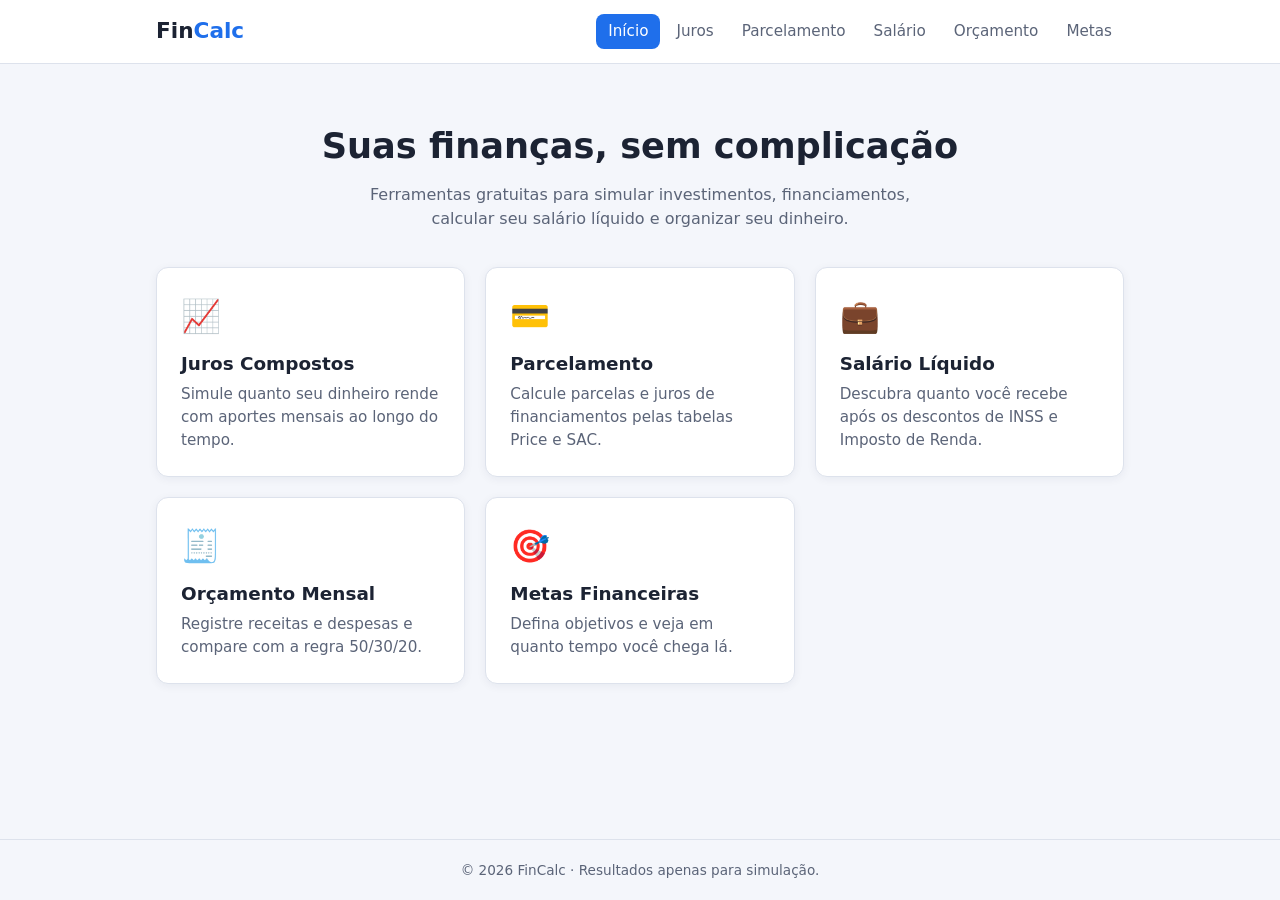
<file: index.html>
<!DOCTYPE html>
<html lang="pt-BR">
<head>
  <meta charset="UTF-8">
  <meta name="viewport" content="width=device-width, initial-scale=1.0">
  <title>FinCalc — Calculadoras Financeiras</title>
  <link rel="stylesheet" href="css/style.css">
</head>
<body data-page="home">
  <header class="header">
    <div class="container">
      <a href="index.html" class="logo">Fin<span>Calc</span></a>
      <nav class="nav">
        <a href="index.html">Início</a>
        <a href="calculadora.html">Juros</a>
        <a href="parcelamento.html">Parcelamento</a>
        <a href="salario.html">Salário</a>
        <a href="orcamento.html">Orçamento</a>
        <a href="metas.html">Metas</a>
      </nav>
    </div>
  </header>

  <main>
    <div class="container">
      <section class="hero">
        <h1>Suas finanças, sem complicação</h1>
        <p>Ferramentas gratuitas para simular investimentos, financiamentos, calcular seu salário líquido e organizar seu dinheiro.</p>
      </section>

      <section class="tools">
        <a href="calculadora.html" class="card tool-card">
          <div class="icon">📈</div>
          <h2>Juros Compostos</h2>
          <p>Simule quanto seu dinheiro rende com aportes mensais ao longo do tempo.</p>
        </a>
        <a href="parcelamento.html" class="card tool-card">
          <div class="icon">💳</div>
          <h2>Parcelamento</h2>
          <p>Calcule parcelas e juros de financiamentos pelas tabelas Price e SAC.</p>
        </a>
        <a href="salario.html" class="card tool-card">
          <div class="icon">💼</div>
          <h2>Salário Líquido</h2>
          <p>Descubra quanto você recebe após os descontos de INSS e Imposto de Renda.</p>
        </a>
        <a href="orcamento.html" class="card tool-card">
          <div class="icon">🧾</div>
          <h2>Orçamento Mensal</h2>
          <p>Registre receitas e despesas e compare com a regra 50/30/20.</p>
        </a>
        <a href="metas.html" class="card tool-card">
          <div class="icon">🎯</div>
          <h2>Metas Financeiras</h2>
          <p>Defina objetivos e veja em quanto tempo você chega lá.</p>
        </a>
      </section>
    </div>
  </main>

  <footer class="footer">
    <div class="container">© <span id="ano"></span> FinCalc · Resultados apenas para simulação.</div>
  </footer>

  <script src="js/app.js"></script>
</body>
</html>
</file>
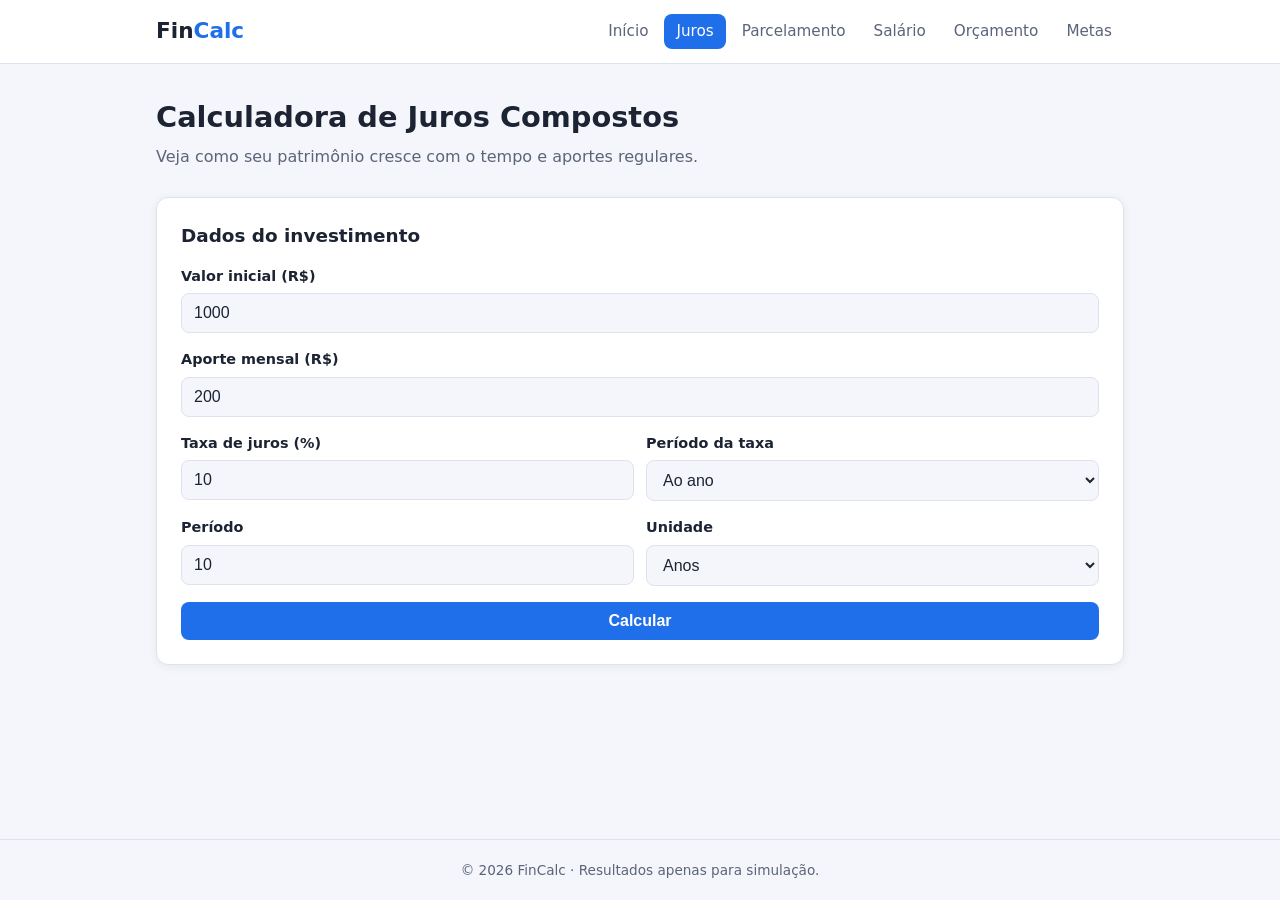
<file: calculadora.html>
<!DOCTYPE html>
<html lang="pt-BR">
<head>
  <meta charset="UTF-8">
  <meta name="viewport" content="width=device-width, initial-scale=1.0">
  <title>Juros Compostos — FinCalc</title>
  <link rel="stylesheet" href="css/style.css">
</head>
<body data-page="calculadora">
  <header class="header">
    <div class="container">
      <a href="index.html" class="logo">Fin<span>Calc</span></a>
      <nav class="nav">
        <a href="index.html">Início</a>
        <a href="calculadora.html">Juros</a>
        <a href="parcelamento.html">Parcelamento</a>
        <a href="salario.html">Salário</a>
        <a href="orcamento.html">Orçamento</a>
        <a href="metas.html">Metas</a>
      </nav>
    </div>
  </header>

  <main>
    <div class="container">
      <h1 class="page-title">Calculadora de Juros Compostos</h1>
      <p class="page-subtitle">Veja como seu patrimônio cresce com o tempo e aportes regulares.</p>

      <div class="grid-2">
        <form id="form-juros" class="card">
          <h2>Dados do investimento</h2>
          <div class="form-group">
            <label for="inicial">Valor inicial (R$)</label>
            <input type="number" id="inicial" min="0" step="0.01" value="1000" required>
          </div>
          <div class="form-group">
            <label for="aporte">Aporte mensal (R$)</label>
            <input type="number" id="aporte" min="0" step="0.01" value="200">
          </div>
          <div class="row">
            <div class="form-group">
              <label for="taxa">Taxa de juros (%)</label>
              <input type="number" id="taxa" min="0" step="0.01" value="10" required>
            </div>
            <div class="form-group">
              <label for="taxa-tipo">Período da taxa</label>
              <select id="taxa-tipo">
                <option value="anual">Ao ano</option>
                <option value="mensal">Ao mês</option>
              </select>
            </div>
          </div>
          <div class="row">
            <div class="form-group">
              <label for="periodo">Período</label>
              <input type="number" id="periodo" min="1" step="1" value="10" required>
            </div>
            <div class="form-group">
              <label for="periodo-tipo">Unidade</label>
              <select id="periodo-tipo">
                <option value="anos">Anos</option>
                <option value="meses">Meses</option>
              </select>
            </div>
          </div>
          <button type="submit" class="btn btn-block">Calcular</button>
        </form>

        <div id="resultado" class="card result">
          <h2>Resultado</h2>
          <div class="result-highlight">
            <div class="label">Valor total acumulado</div>
            <div class="value" id="res-total"></div>
          </div>
          <ul class="result-list">
            <li><span class="muted">Total investido</span><strong id="res-investido"></strong></li>
            <li><span class="muted">Total em juros</span><strong id="res-juros" class="positive"></strong></li>
            <li><span class="muted">Taxa equivalente</span><strong id="res-taxa"></strong></li>
          </ul>
          <p class="note">Simulação sem impostos ou taxas. O aporte é feito ao final de cada mês.</p>
        </div>
      </div>

      <div class="card result" id="resultado-tabela" style="margin-top:20px">
        <h2>Evolução mês a mês</h2>
        <div class="table-wrap">
          <table id="tabela-juros">
            <thead><tr><th>Mês</th><th>Juros</th><th>Total investido</th><th>Saldo</th></tr></thead>
            <tbody></tbody>
          </table>
        </div>
      </div>
    </div>
  </main>

  <footer class="footer">
    <div class="container">© <span id="ano"></span> FinCalc · Resultados apenas para simulação.</div>
  </footer>

  <script src="js/app.js"></script>
</body>
</html>
</file>
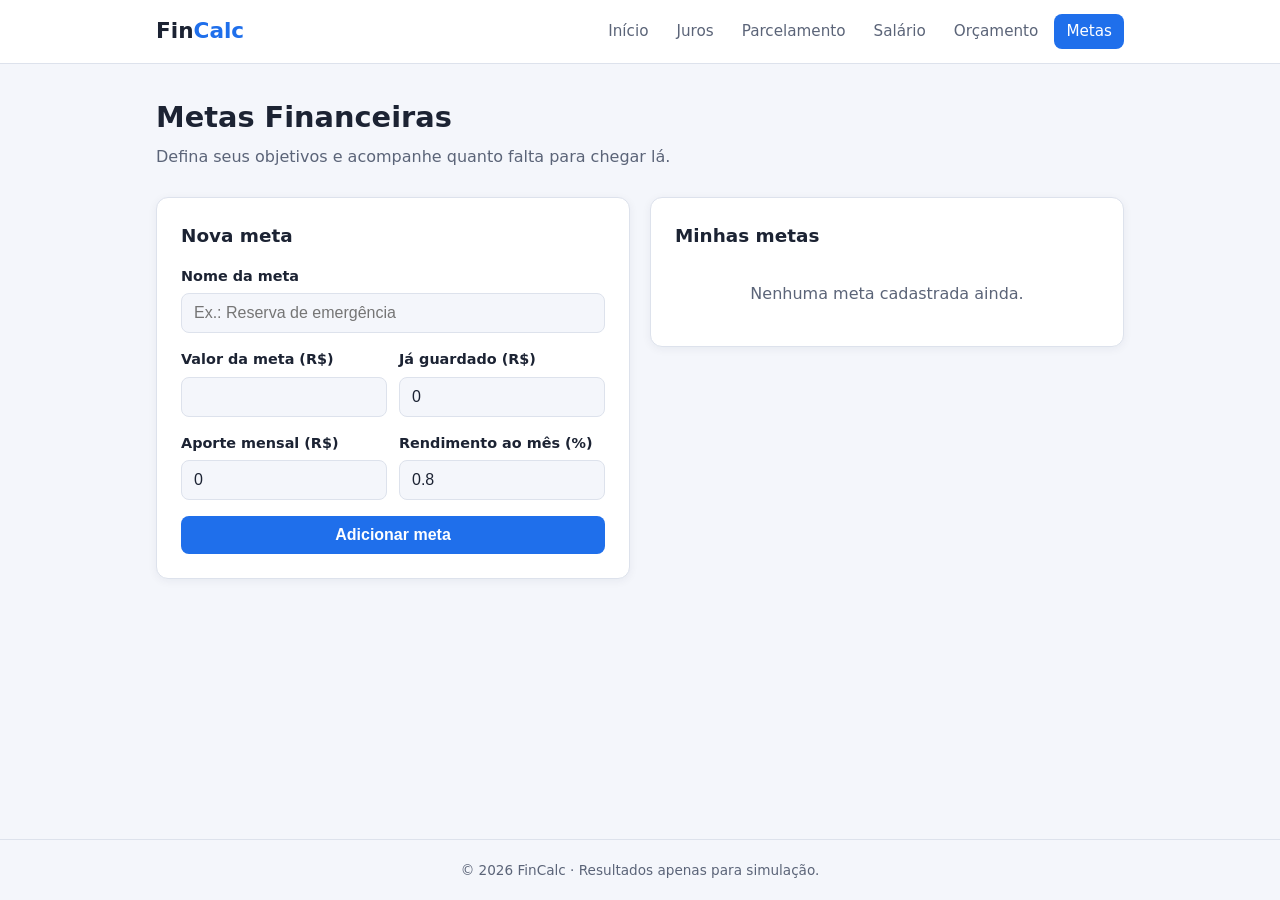
<file: metas.html>
<!DOCTYPE html>
<html lang="pt-BR">
<head>
  <meta charset="UTF-8">
  <meta name="viewport" content="width=device-width, initial-scale=1.0">
  <title>Metas Financeiras — FinCalc</title>
  <link rel="stylesheet" href="css/style.css">
</head>
<body data-page="metas">
  <header class="header">
    <div class="container">
      <a href="index.html" class="logo">Fin<span>Calc</span></a>
      <nav class="nav">
        <a href="index.html">Início</a>
        <a href="calculadora.html">Juros</a>
        <a href="parcelamento.html">Parcelamento</a>
        <a href="salario.html">Salário</a>
        <a href="orcamento.html">Orçamento</a>
        <a href="metas.html">Metas</a>
      </nav>
    </div>
  </header>

  <main>
    <div class="container">
      <h1 class="page-title">Metas Financeiras</h1>
      <p class="page-subtitle">Defina seus objetivos e acompanhe quanto falta para chegar lá.</p>

      <div class="grid-2">
        <form id="form-metas" class="card">
          <h2>Nova meta</h2>
          <div class="form-group">
            <label for="nome">Nome da meta</label>
            <input type="text" id="nome" placeholder="Ex.: Reserva de emergência" maxlength="60" required>
          </div>
          <div class="row">
            <div class="form-group">
              <label for="alvo">Valor da meta (R$)</label>
              <input type="number" id="alvo" min="0" step="0.01" required>
            </div>
            <div class="form-group">
              <label for="atual">Já guardado (R$)</label>
              <input type="number" id="atual" min="0" step="0.01" value="0">
            </div>
          </div>
          <div class="row">
            <div class="form-group">
              <label for="aporte">Aporte mensal (R$)</label>
              <input type="number" id="aporte" min="0" step="0.01" value="0">
            </div>
            <div class="form-group">
              <label for="taxa">Rendimento ao mês (%)</label>
              <input type="number" id="taxa" min="0" step="0.01" value="0.8">
            </div>
          </div>
          <button type="submit" class="btn btn-block">Adicionar meta</button>
        </form>

        <div class="card">
          <h2>Minhas metas</h2>
          <div id="lista-metas"></div>
        </div>
      </div>
    </div>
  </main>

  <footer class="footer">
    <div class="container">© <span id="ano"></span> FinCalc · Resultados apenas para simulação.</div>
  </footer>

  <script src="js/app.js"></script>
</body>
</html>
</file>
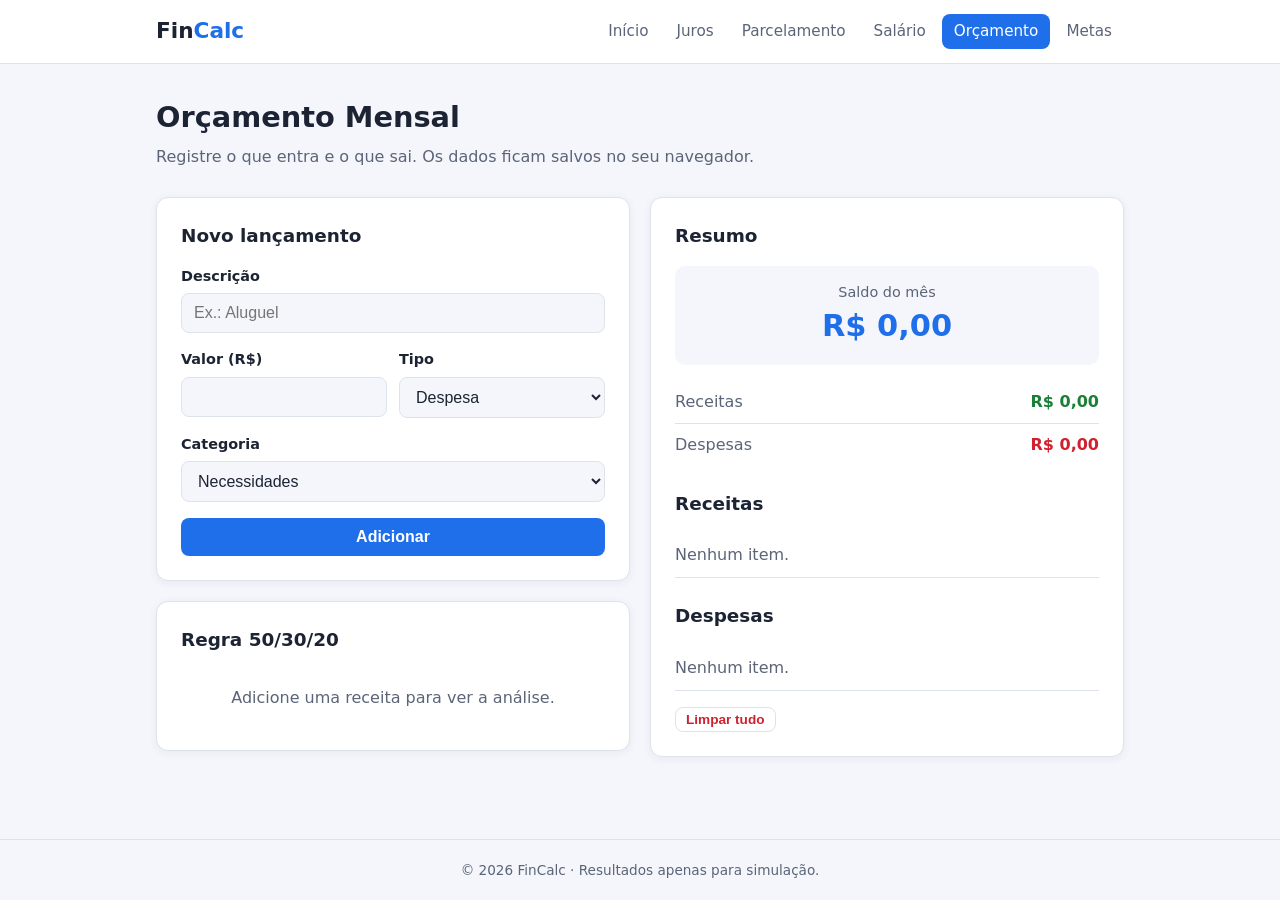
<file: orcamento.html>
<!DOCTYPE html>
<html lang="pt-BR">
<head>
  <meta charset="UTF-8">
  <meta name="viewport" content="width=device-width, initial-scale=1.0">
  <title>Orçamento Mensal — FinCalc</title>
  <link rel="stylesheet" href="css/style.css">
</head>
<body data-page="orcamento">
  <header class="header">
    <div class="container">
      <a href="index.html" class="logo">Fin<span>Calc</span></a>
      <nav class="nav">
        <a href="index.html">Início</a>
        <a href="calculadora.html">Juros</a>
        <a href="parcelamento.html">Parcelamento</a>
        <a href="salario.html">Salário</a>
        <a href="orcamento.html">Orçamento</a>
        <a href="metas.html">Metas</a>
      </nav>
    </div>
  </header>

  <main>
    <div class="container">
      <h1 class="page-title">Orçamento Mensal</h1>
      <p class="page-subtitle">Registre o que entra e o que sai. Os dados ficam salvos no seu navegador.</p>

      <div class="grid-2">
        <div>
          <form id="form-orcamento" class="card">
            <h2>Novo lançamento</h2>
            <div class="form-group">
              <label for="descricao">Descrição</label>
              <input type="text" id="descricao" placeholder="Ex.: Aluguel" maxlength="60" required>
            </div>
            <div class="row">
              <div class="form-group">
                <label for="valor">Valor (R$)</label>
                <input type="number" id="valor" min="0" step="0.01" required>
              </div>
              <div class="form-group">
                <label for="tipo">Tipo</label>
                <select id="tipo">
                  <option value="despesa">Despesa</option>
                  <option value="receita">Receita</option>
                </select>
              </div>
            </div>
            <div class="form-group" id="grupo-categoria">
              <label for="categoria">Categoria</label>
              <select id="categoria">
                <option>Necessidades</option>
                <option>Desejos</option>
                <option>Poupança/Investimento</option>
              </select>
            </div>
            <button type="submit" class="btn btn-block">Adicionar</button>
          </form>

          <div class="card" style="margin-top:20px">
            <h2>Regra 50/30/20</h2>
            <div id="regra-503020"></div>
          </div>
        </div>

        <div class="card">
          <h2>Resumo</h2>
          <div class="result-highlight">
            <div class="label">Saldo do mês</div>
            <div class="value" id="saldo"></div>
          </div>
          <ul class="result-list">
            <li><span class="muted">Receitas</span><strong id="total-receitas" class="positive"></strong></li>
            <li><span class="muted">Despesas</span><strong id="total-despesas" class="negative"></strong></li>
          </ul>

          <h2 style="margin-top:24px">Receitas</h2>
          <ul class="item-list" id="lista-receitas"></ul>

          <h2 style="margin-top:24px">Despesas</h2>
          <ul class="item-list" id="lista-despesas"></ul>

          <button type="button" id="limpar" class="btn btn-small" style="margin-top:16px">Limpar tudo</button>
        </div>
      </div>
    </div>
  </main>

  <footer class="footer">
    <div class="container">© <span id="ano"></span> FinCalc · Resultados apenas para simulação.</div>
  </footer>

  <script src="js/app.js"></script>
</body>
</html>
</file>
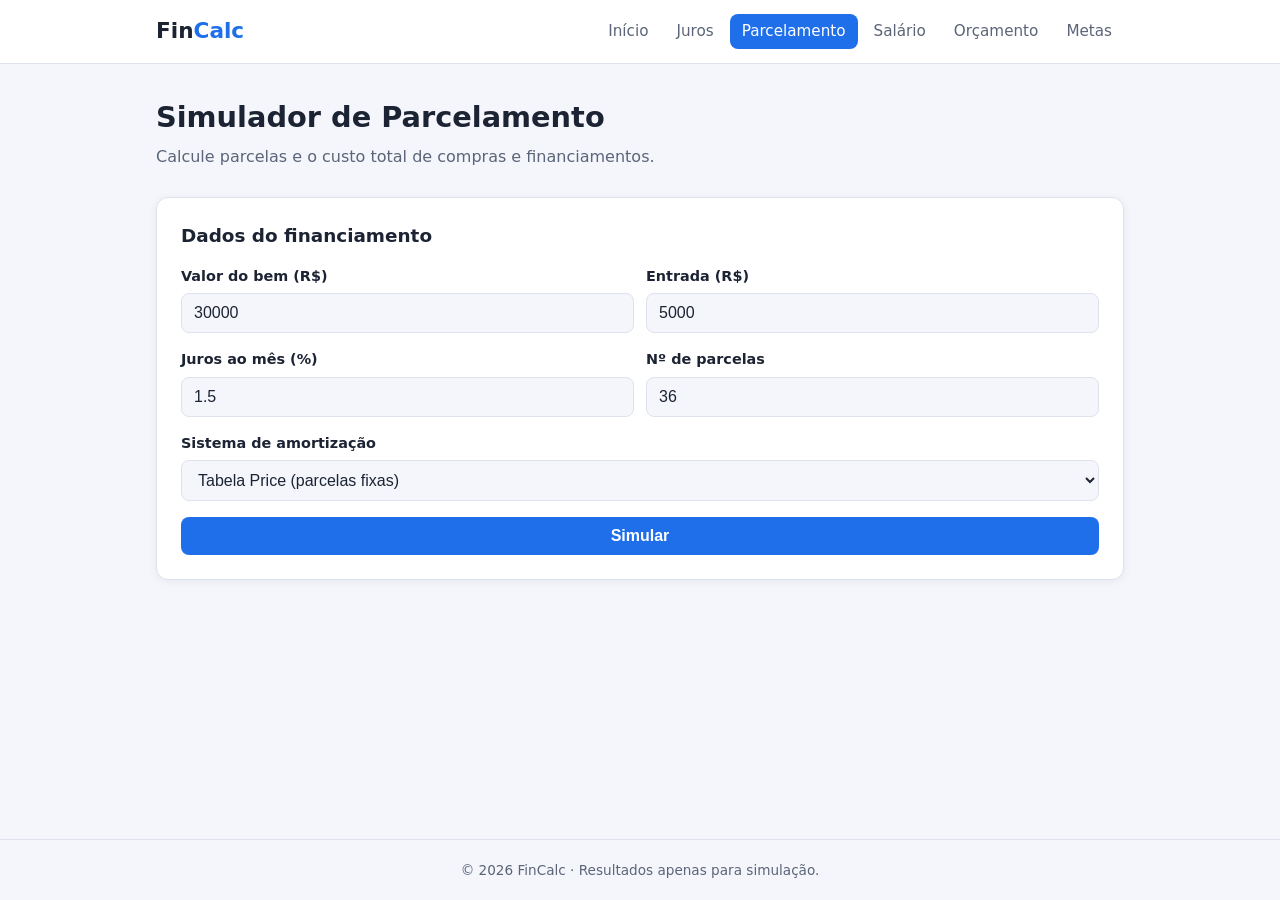
<file: parcelamento.html>
<!DOCTYPE html>
<html lang="pt-BR">
<head>
  <meta charset="UTF-8">
  <meta name="viewport" content="width=device-width, initial-scale=1.0">
  <title>Parcelamento — FinCalc</title>
  <link rel="stylesheet" href="css/style.css">
</head>
<body data-page="parcelamento">
  <header class="header">
    <div class="container">
      <a href="index.html" class="logo">Fin<span>Calc</span></a>
      <nav class="nav">
        <a href="index.html">Início</a>
        <a href="calculadora.html">Juros</a>
        <a href="parcelamento.html">Parcelamento</a>
        <a href="salario.html">Salário</a>
        <a href="orcamento.html">Orçamento</a>
        <a href="metas.html">Metas</a>
      </nav>
    </div>
  </header>

  <main>
    <div class="container">
      <h1 class="page-title">Simulador de Parcelamento</h1>
      <p class="page-subtitle">Calcule parcelas e o custo total de compras e financiamentos.</p>

      <div class="grid-2">
        <form id="form-parcelamento" class="card">
          <h2>Dados do financiamento</h2>
          <div class="row">
            <div class="form-group">
              <label for="valor">Valor do bem (R$)</label>
              <input type="number" id="valor" min="0" step="0.01" value="30000" required>
            </div>
            <div class="form-group">
              <label for="entrada">Entrada (R$)</label>
              <input type="number" id="entrada" min="0" step="0.01" value="5000">
            </div>
          </div>
          <div class="row">
            <div class="form-group">
              <label for="taxa">Juros ao mês (%)</label>
              <input type="number" id="taxa" min="0" step="0.01" value="1.5" required>
            </div>
            <div class="form-group">
              <label for="parcelas">Nº de parcelas</label>
              <input type="number" id="parcelas" min="1" step="1" value="36" required>
            </div>
          </div>
          <div class="form-group">
            <label for="sistema">Sistema de amortização</label>
            <select id="sistema">
              <option value="price">Tabela Price (parcelas fixas)</option>
              <option value="sac">SAC (parcelas decrescentes)</option>
            </select>
          </div>
          <button type="submit" class="btn btn-block">Simular</button>
        </form>

        <div id="resultado" class="card result">
          <h2>Resultado</h2>
          <div class="result-highlight">
            <div class="label" id="res-parcela-label">Valor da parcela</div>
            <div class="value" id="res-parcela"></div>
          </div>
          <ul class="result-list">
            <li><span class="muted">Valor financiado</span><strong id="res-financiado"></strong></li>
            <li><span class="muted">Total em juros</span><strong id="res-juros" class="negative"></strong></li>
            <li><span class="muted">Custo total (com entrada)</span><strong id="res-total"></strong></li>
          </ul>
          <p class="note">Não inclui IOF, seguros ou tarifas, que podem aumentar o custo efetivo total (CET).</p>
        </div>
      </div>

      <div class="card result" id="resultado-tabela" style="margin-top:20px">
        <h2>Tabela de amortização</h2>
        <div class="table-wrap">
          <table id="tabela-parcelas">
            <thead><tr><th>Nº</th><th>Parcela</th><th>Juros</th><th>Amortização</th><th>Saldo devedor</th></tr></thead>
            <tbody></tbody>
          </table>
        </div>
      </div>
    </div>
  </main>

  <footer class="footer">
    <div class="container">© <span id="ano"></span> FinCalc · Resultados apenas para simulação.</div>
  </footer>

  <script src="js/app.js"></script>
</body>
</html>
</file>
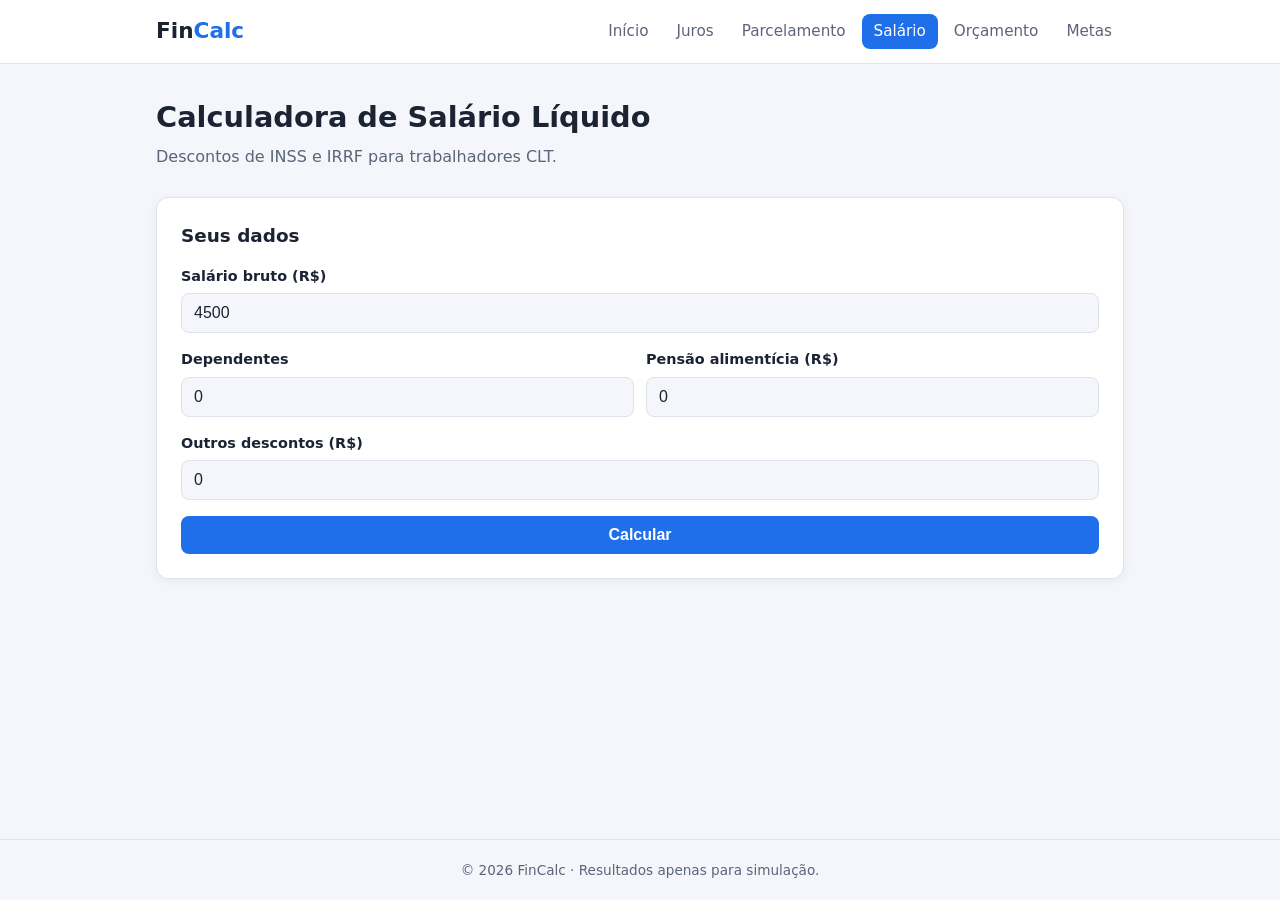
<file: salario.html>
<!DOCTYPE html>
<html lang="pt-BR">
<head>
  <meta charset="UTF-8">
  <meta name="viewport" content="width=device-width, initial-scale=1.0">
  <title>Salário Líquido — FinCalc</title>
  <link rel="stylesheet" href="css/style.css">
</head>
<body data-page="salario">
  <header class="header">
    <div class="container">
      <a href="index.html" class="logo">Fin<span>Calc</span></a>
      <nav class="nav">
        <a href="index.html">Início</a>
        <a href="calculadora.html">Juros</a>
        <a href="parcelamento.html">Parcelamento</a>
        <a href="salario.html">Salário</a>
        <a href="orcamento.html">Orçamento</a>
        <a href="metas.html">Metas</a>
      </nav>
    </div>
  </header>

  <main>
    <div class="container">
      <h1 class="page-title">Calculadora de Salário Líquido</h1>
      <p class="page-subtitle">Descontos de INSS e IRRF para trabalhadores CLT.</p>

      <div class="grid-2">
        <form id="form-salario" class="card">
          <h2>Seus dados</h2>
          <div class="form-group">
            <label for="bruto">Salário bruto (R$)</label>
            <input type="number" id="bruto" min="0" step="0.01" value="4500" required>
          </div>
          <div class="row">
            <div class="form-group">
              <label for="dependentes">Dependentes</label>
              <input type="number" id="dependentes" min="0" step="1" value="0">
            </div>
            <div class="form-group">
              <label for="pensao">Pensão alimentícia (R$)</label>
              <input type="number" id="pensao" min="0" step="0.01" value="0">
            </div>
          </div>
          <div class="form-group">
            <label for="outros">Outros descontos (R$)</label>
            <input type="number" id="outros" min="0" step="0.01" value="0">
          </div>
          <button type="submit" class="btn btn-block">Calcular</button>
        </form>

        <div id="resultado" class="card result">
          <h2>Resultado</h2>
          <div class="result-highlight">
            <div class="label">Salário líquido</div>
            <div class="value" id="res-liquido"></div>
          </div>
          <ul class="result-list">
            <li><span class="muted">Salário bruto</span><strong id="res-bruto"></strong></li>
            <li>
              <span class="muted">INSS <small id="res-inss-aliq"></small></span>
              <strong id="res-inss" class="negative"></strong>
            </li>
            <li>
              <span class="muted">IRRF <small id="res-irrf-aliq"></small></span>
              <strong id="res-irrf" class="negative"></strong>
            </li>
            <li><span class="muted">Pensão alimentícia</span><strong id="res-pensao" class="negative"></strong></li>
            <li><span class="muted">Outros descontos</span><strong id="res-outros" class="negative"></strong></li>
            <li><span class="muted">Base de cálculo do IR</span><strong id="res-base"></strong></li>
          </ul>
          <p class="note">Tabelas de 2026, incluindo a isenção de IR para rendas até R$ 5.000 (Lei 15.270/2025). Confira os valores oficiais.</p>
        </div>
      </div>
    </div>
  </main>

  <footer class="footer">
    <div class="container">© <span id="ano"></span> FinCalc · Resultados apenas para simulação.</div>
  </footer>

  <script src="js/app.js"></script>
</body>
</html>
</file>
<file: css/style.css>
/* ==========================================================
   FinCalc — estilos globais
   ========================================================== */

:root {
  --bg: #f4f6fb;
  --surface: #ffffff;
  --text: #1c2333;
  --muted: #5b6478;
  --border: #dde2ec;
  --primary: #1f6feb;
  --primary-dark: #1858c4;
  --success: #1a7f37;
  --danger: #cf222e;
  --warning: #9a6700;
  --radius: 12px;
  --shadow: 0 2px 10px rgba(20, 30, 60, 0.06);
}

@media (prefers-color-scheme: dark) {
  :root {
    --bg: #0f141c;
    --surface: #171e2a;
    --text: #e6eaf2;
    --muted: #9aa4b8;
    --border: #2a3344;
    --primary: #4c8dff;
    --primary-dark: #3a76e0;
    --success: #3fb950;
    --danger: #f85149;
    --warning: #d29922;
    --shadow: 0 2px 10px rgba(0, 0, 0, 0.3);
  }
}

* { box-sizing: border-box; margin: 0; padding: 0; }

body {
  font-family: system-ui, -apple-system, "Segoe UI", Roboto, sans-serif;
  background: var(--bg);
  color: var(--text);
  line-height: 1.5;
  min-height: 100vh;
  display: flex;
  flex-direction: column;
}

a { color: var(--primary); text-decoration: none; }

/* ---------- Cabeçalho / navegação ---------- */
.header {
  background: var(--surface);
  border-bottom: 1px solid var(--border);
  position: sticky;
  top: 0;
  z-index: 10;
}

.header .container {
  display: flex;
  align-items: center;
  justify-content: space-between;
  flex-wrap: wrap;
  gap: 12px;
  padding-top: 14px;
  padding-bottom: 14px;
}

.logo { font-size: 1.35rem; font-weight: 700; color: var(--text); }
.logo span { color: var(--primary); }

.nav { display: flex; flex-wrap: wrap; gap: 4px; }

.nav a {
  color: var(--muted);
  padding: 6px 12px;
  border-radius: 8px;
  font-size: 0.95rem;
}

.nav a:hover { background: var(--bg); color: var(--text); }
.nav a.active { background: var(--primary); color: #fff; }

/* ---------- Layout ---------- */
.container { width: 100%; max-width: 1000px; margin: 0 auto; padding: 0 16px; }

main { flex: 1; padding: 32px 0 48px; }

.page-title { font-size: 1.8rem; margin-bottom: 6px; }
.page-subtitle { color: var(--muted); margin-bottom: 28px; }

.grid-2 {
  display: grid;
  grid-template-columns: repeat(auto-fit, minmax(300px, 1fr));
  gap: 20px;
  align-items: start;
}

.card {
  background: var(--surface);
  border: 1px solid var(--border);
  border-radius: var(--radius);
  padding: 24px;
  box-shadow: var(--shadow);
}

.card h2 { font-size: 1.15rem; margin-bottom: 16px; }

/* ---------- Home ---------- */
.hero { text-align: center; padding: 24px 0 36px; }
.hero h1 { font-size: 2.2rem; margin-bottom: 10px; }
.hero p { color: var(--muted); max-width: 560px; margin: 0 auto; }

.tools {
  display: grid;
  grid-template-columns: repeat(auto-fit, minmax(260px, 1fr));
  gap: 20px;
}

.tool-card {
  display: block;
  color: var(--text);
  transition: transform 0.15s, border-color 0.15s;
}

.tool-card:hover { transform: translateY(-3px); border-color: var(--primary); }
.tool-card .icon { font-size: 2rem; margin-bottom: 10px; }
.tool-card h2 { margin-bottom: 6px; }
.tool-card p { color: var(--muted); font-size: 0.95rem; }

/* ---------- Formulários ---------- */
.form-group { margin-bottom: 16px; }

label { display: block; font-size: 0.9rem; font-weight: 600; margin-bottom: 6px; }

input, select {
  width: 100%;
  padding: 10px 12px;
  font-size: 1rem;
  border: 1px solid var(--border);
  border-radius: 8px;
  background: var(--bg);
  color: var(--text);
}

input:focus, select:focus {
  outline: none;
  border-color: var(--primary);
  box-shadow: 0 0 0 3px rgba(31, 111, 235, 0.2);
}

.row { display: flex; gap: 12px; }
.row > * { flex: 1; min-width: 0; }

.btn {
  display: inline-block;
  padding: 10px 18px;
  font-size: 1rem;
  font-weight: 600;
  border: none;
  border-radius: 8px;
  background: var(--primary);
  color: #fff;
  cursor: pointer;
}

.btn:hover { background: var(--primary-dark); }
.btn-block { width: 100%; }

.btn-small {
  padding: 4px 10px;
  font-size: 0.85rem;
  background: transparent;
  color: var(--danger);
  border: 1px solid var(--border);
}

.btn-small:hover { background: var(--bg); }

/* ---------- Resultados ---------- */
.result { display: none; }
.result.show { display: block; }

.result-highlight {
  background: var(--bg);
  border-radius: 10px;
  padding: 16px;
  text-align: center;
  margin-bottom: 16px;
}

.result-highlight .label { color: var(--muted); font-size: 0.9rem; }
.result-highlight .value { font-size: 1.9rem; font-weight: 700; color: var(--primary); }

.result-list { list-style: none; }

.result-list li {
  display: flex;
  justify-content: space-between;
  gap: 12px;
  padding: 9px 0;
  border-bottom: 1px solid var(--border);
}

.result-list li:last-child { border-bottom: none; }
.result-list .muted { color: var(--muted); }

.positive { color: var(--success); }
.negative { color: var(--danger); }

.note { font-size: 0.85rem; color: var(--muted); margin-top: 14px; }

.empty { color: var(--muted); text-align: center; padding: 16px 0; }

/* ---------- Tabelas ---------- */
.table-wrap { overflow-x: auto; margin-top: 16px; max-height: 420px; overflow-y: auto; }

table { width: 100%; border-collapse: collapse; font-size: 0.92rem; }

th, td { padding: 8px 10px; text-align: right; border-bottom: 1px solid var(--border); white-space: nowrap; }
th:first-child, td:first-child { text-align: left; }
th { position: sticky; top: 0; background: var(--surface); color: var(--muted); font-weight: 600; }

/* ---------- Orçamento / metas ---------- */
.item-list { list-style: none; margin-top: 12px; }

.item-list li {
  display: flex;
  align-items: center;
  gap: 10px;
  padding: 10px 0;
  border-bottom: 1px solid var(--border);
}

.item-list .grow { flex: 1; min-width: 0; }
.item-list .tag { font-size: 0.75rem; color: var(--muted); }

.progress {
  height: 10px;
  background: var(--bg);
  border-radius: 999px;
  overflow: hidden;
  margin: 8px 0;
}

.progress-bar { height: 100%; background: var(--primary); border-radius: 999px; transition: width 0.3s; }
.progress-bar.over { background: var(--danger); }
.progress-bar.done { background: var(--success); }

.goal { padding: 14px 0; border-bottom: 1px solid var(--border); }
.goal:last-child { border-bottom: none; }
.goal-header { display: flex; justify-content: space-between; align-items: center; gap: 10px; }
.goal-info { font-size: 0.88rem; color: var(--muted); }

/* ---------- Rodapé ---------- */
.footer {
  border-top: 1px solid var(--border);
  padding: 20px 0;
  text-align: center;
  color: var(--muted);
  font-size: 0.85rem;
}

@media (max-width: 600px) {
  .hero h1 { font-size: 1.7rem; }
  .page-title { font-size: 1.5rem; }
  .row { flex-direction: column; gap: 0; }
  .card { padding: 18px; }
}
</file>
